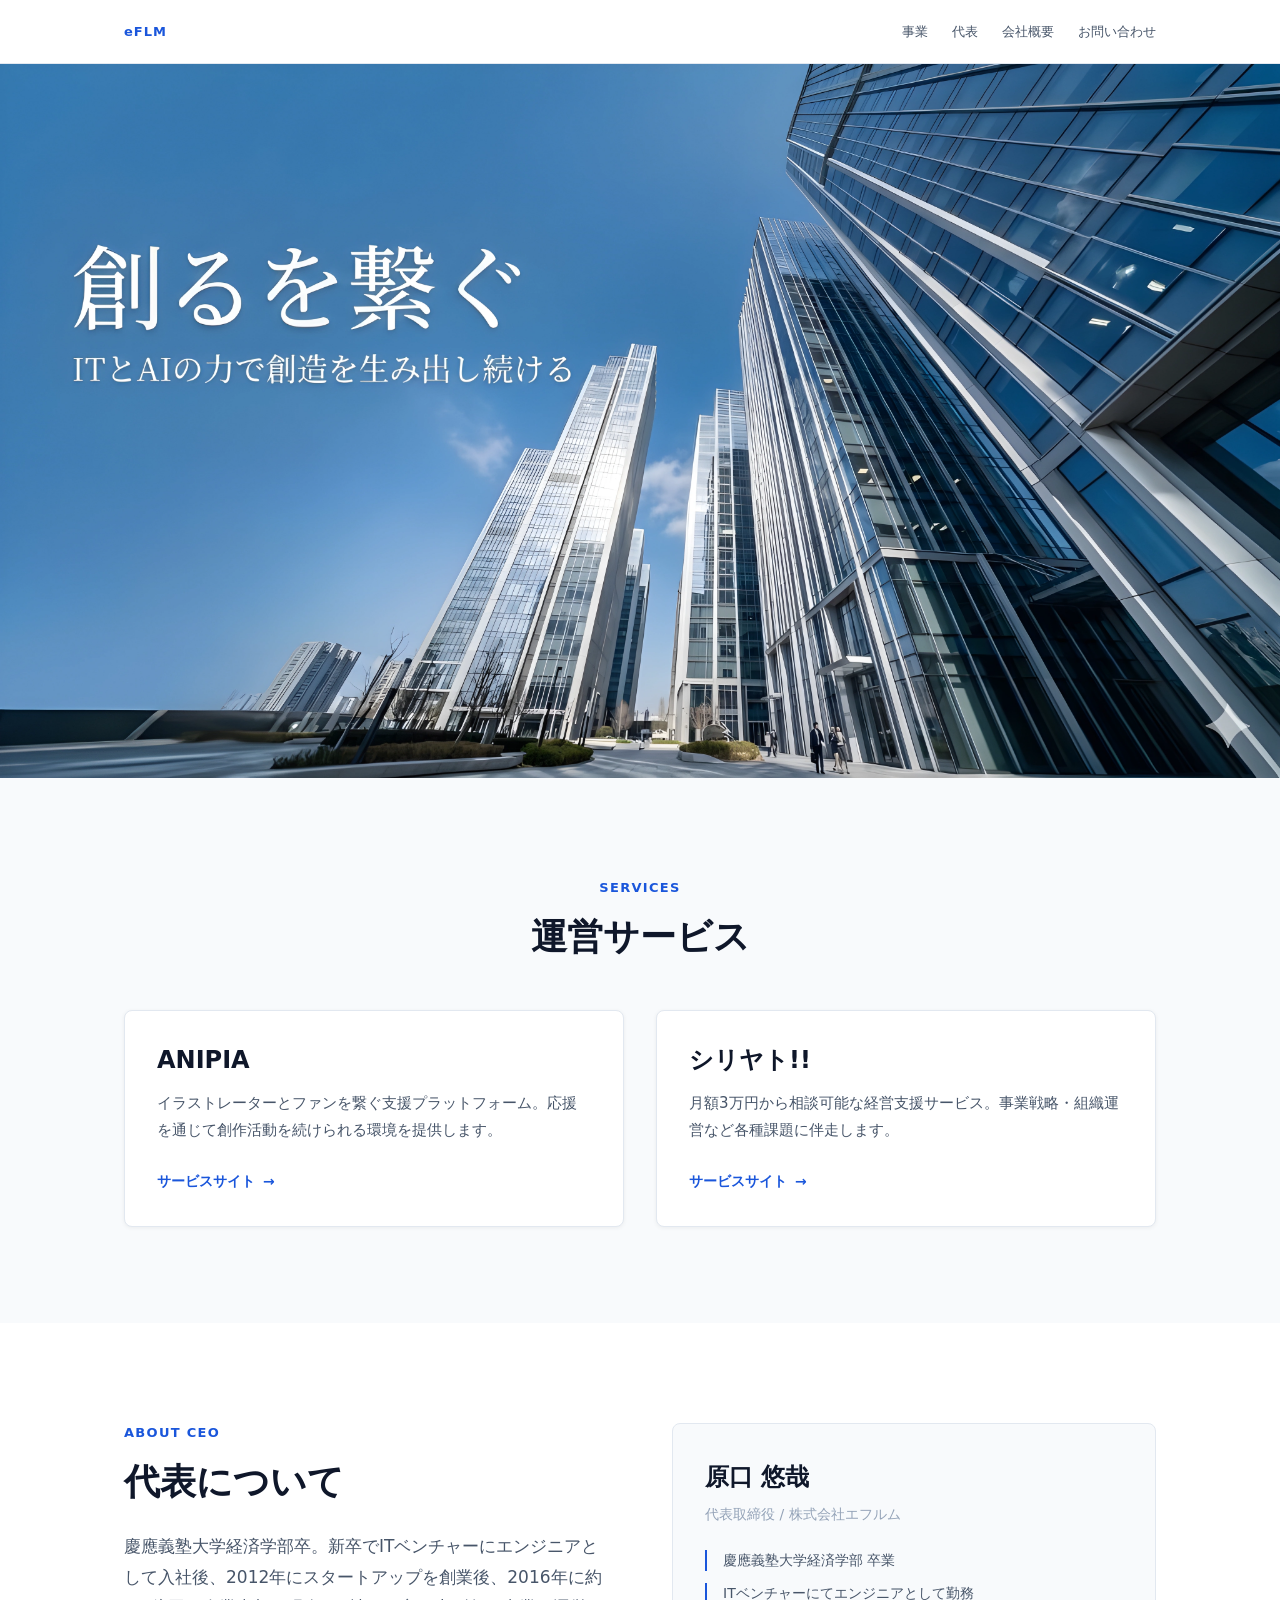
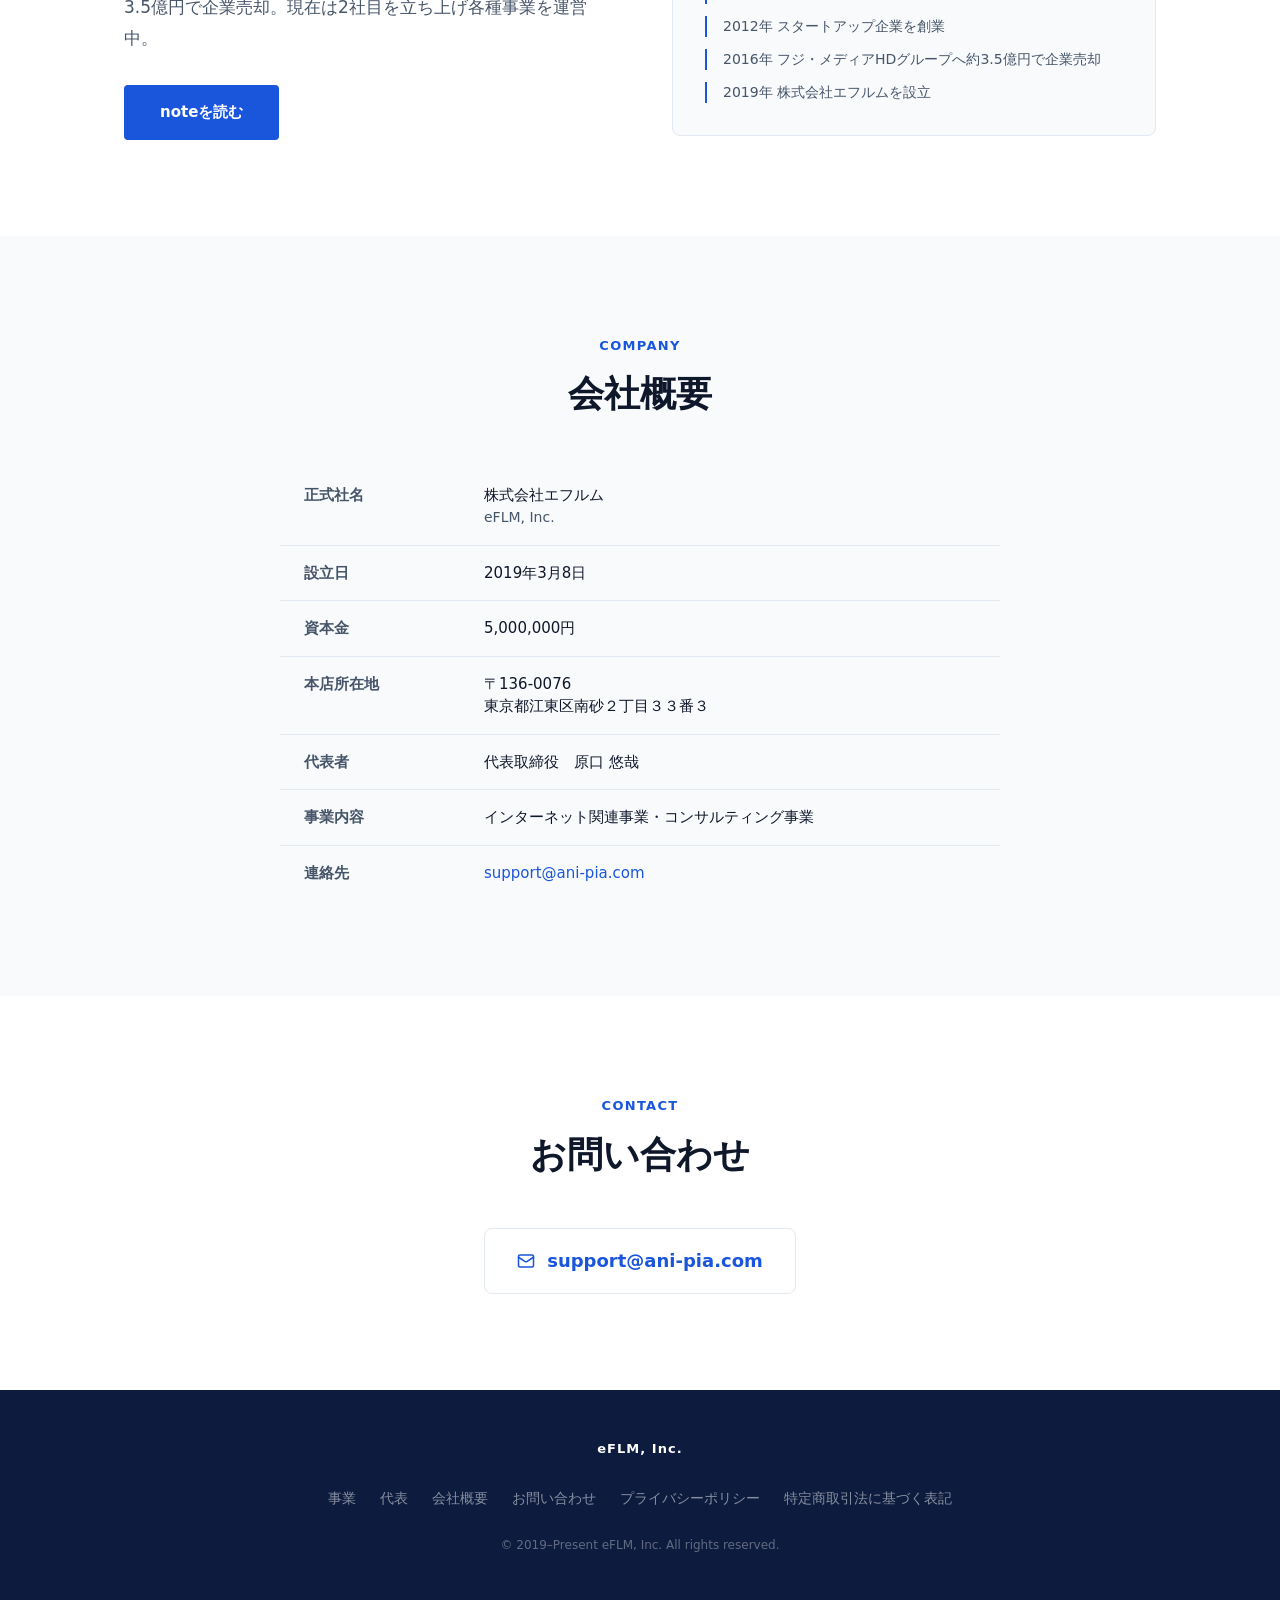
<file: index.html>
<!DOCTYPE html>
<html lang="ja">
<head>
  <meta charset="UTF-8">
  <meta name="viewport" content="width=device-width, initial-scale=1.0">
  <title>株式会社エフルム | eFLM, Inc.</title>
  <meta name="description" content="株式会社エフルムは、インターネット関連事業・コンサルティング事業を展開するITカンパニーです。クリエイター支援プラットフォーム「ANIPIA」と、連続起業家への事業相談サービス「シリヤト!!」を運営しています。">
  <meta property="og:title" content="株式会社エフルム | eFLM, Inc.">
  <meta property="og:description" content="インターネット関連事業・コンサルティング事業を展開するITカンパニー。">
  <meta property="og:type" content="website">
  <link rel="canonical" href="https://eflm.co.jp/">
  <meta property="og:url" content="https://eflm.co.jp/">
  <link rel="icon" href="assets/img/favicon.svg" type="image/svg+xml">
  <link rel="stylesheet" href="assets/css/site.css?v=3">
</head>
<body>

  <!-- ─── Header ─────────────────────────────────────────── -->
  <header class="site-header">
    <div class="container">
      <a href="/" class="site-logo">
        <span class="site-logo__en">eFLM</span>
      </a>
      <nav aria-label="メインナビゲーション">
        <ul class="site-nav">
          <li><a href="#services">事業</a></li>
          <li><a href="#about">代表</a></li>
          <li><a href="#company">会社概要</a></li>
          <li><a href="#contact">お問い合わせ</a></li>
        </ul>
      </nav>
    </div>
  </header>

  <main>

    <!-- ─── Hero ─────────────────────────────────────────── -->
    <section class="section-hero">
      <img src="assets/img/hero.webp?v=2" alt="株式会社エフルム" class="hero-image">
    </section>

    <!-- ─── Services ─────────────────────────────────────── -->
    <section id="services" aria-labelledby="services-title">
      <div class="container">
        <div class="section-header">
          <span class="section-label">Services</span>
          <h2 class="section-title" id="services-title">運営サービス</h2>
        </div>
        <div class="services-grid">

          <article class="service-card">
            <h3 class="service-card__title">ANIPIA</h3>
            <p class="service-card__desc">イラストレーターとファンを繋ぐ支援プラットフォーム。応援を通じて創作活動を続けられる環境を提供します。</p>
            <a href="https://ani-pia.com" target="_blank" rel="noopener noreferrer" class="service-card__link">サービスサイト</a>
          </article>

          <article class="service-card">
            <h3 class="service-card__title">シリヤト!!</h3>
            <p class="service-card__desc">月額3万円から相談可能な経営支援サービス。事業戦略・組織運営など各種課題に伴走します。</p>
            <a href="https://hire-serial.com" target="_blank" rel="noopener noreferrer" class="service-card__link">サービスサイト</a>
          </article>

        </div>
      </div>
    </section>

    <!-- ─── About / CEO ───────────────────────────────────── -->
    <section id="about" aria-labelledby="about-title">
      <div class="container">
        <div class="about-inner">
          <div class="about-content">
            <span class="section-label">About CEO</span>
            <h2 class="section-title" id="about-title">代表について</h2>
            <p class="about-text">慶應義塾大学経済学部卒。新卒でITベンチャーにエンジニアとして入社後、2012年にスタートアップを創業後、2016年に約3.5億円で企業売却。現在は2社目を立ち上げ各種事業を運営中。</p>
            <div class="about-links">
              <a href="https://note.com/yuya_haraguchi" target="_blank" rel="noopener noreferrer" class="btn btn-primary">noteを読む</a>
            </div>
          </div>
          <div class="about-profile">
            <p class="profile-name">原口 悠哉</p>
            <p class="profile-title">代表取締役 / 株式会社エフルム</p>
            <ul class="profile-career">
              <li>慶應義塾大学経済学部 卒業</li>
              <li>ITベンチャーにてエンジニアとして勤務</li>
              <li>2012年 スタートアップ企業を創業</li>
              <li>2016年 フジ・メディアHDグループへ約3.5億円で企業売却</li>
              <li>2019年 株式会社エフルムを設立</li>
            </ul>
          </div>
        </div>
      </div>
    </section>

    <!-- ─── Company ───────────────────────────────────────── -->
    <section id="company" aria-labelledby="company-title">
      <div class="container">
        <div class="section-header">
          <span class="section-label">Company</span>
          <h2 class="section-title" id="company-title">会社概要</h2>
        </div>
        <div class="reading">
          <table class="company-table">
            <tbody>
              <tr>
                <th scope="row">正式社名</th>
                <td>株式会社エフルム<br><span style="font-size:0.875rem;color:#475569;">eFLM, Inc.</span></td>
              </tr>
              <tr>
                <th scope="row">設立日</th>
                <td>2019年3月8日</td>
              </tr>
              <tr>
                <th scope="row">資本金</th>
                <td>5,000,000円</td>
              </tr>
              <tr>
                <th scope="row">本店所在地</th>
                <td>〒136-0076<br>東京都江東区南砂２丁目３３番３</td>
              </tr>
              <tr>
                <th scope="row">代表者</th>
                <td>代表取締役　原口 悠哉</td>
              </tr>
              <tr>
                <th scope="row">事業内容</th>
                <td>インターネット関連事業・コンサルティング事業</td>
              </tr>
              <tr>
                <th scope="row">連絡先</th>
                <td><a href="mailto:support@ani-pia.com">support@ani-pia.com</a></td>
              </tr>
            </tbody>
          </table>
        </div>
      </div>
    </section>

    <!-- ─── Contact ───────────────────────────────────────── -->
    <section id="contact" aria-labelledby="contact-title">
      <div class="container">
        <div class="contact-inner">
          <div class="section-header" style="margin-bottom:0;">
            <span class="section-label">Contact</span>
            <h2 class="section-title" id="contact-title">お問い合わせ</h2>
          </div>
          <a href="mailto:support@ani-pia.com" class="contact-mail">
            <svg width="18" height="18" viewBox="0 0 24 24" fill="none" stroke="currentColor" stroke-width="2" stroke-linecap="round" stroke-linejoin="round" aria-hidden="true">
              <rect x="2" y="4" width="20" height="16" rx="2"/>
              <path d="m22 7-8.97 5.7a1.94 1.94 0 0 1-2.06 0L2 7"/>
            </svg>
            support@ani-pia.com
          </a>
        </div>
      </div>
    </section>

  </main>

  <!-- ─── Footer ─────────────────────────────────────────── -->
  <footer class="site-footer">
    <div class="container">
      <p class="footer-logo">eFLM, Inc.</p>
      <nav aria-label="フッターナビゲーション">
        <ul class="footer-nav">
          <li><a href="#services">事業</a></li>
          <li><a href="#about">代表</a></li>
          <li><a href="#company">会社概要</a></li>
          <li><a href="#contact">お問い合わせ</a></li>
          <li><a href="privacy.html">プライバシーポリシー</a></li>
          <li><a href="tokushoho.html">特定商取引法に基づく表記</a></li>
        </ul>
      </nav>
      <p class="footer-copy">&copy; 2019–Present eFLM, Inc. All rights reserved.</p>
    </div>
  </footer>

</body>
</html>
</file>
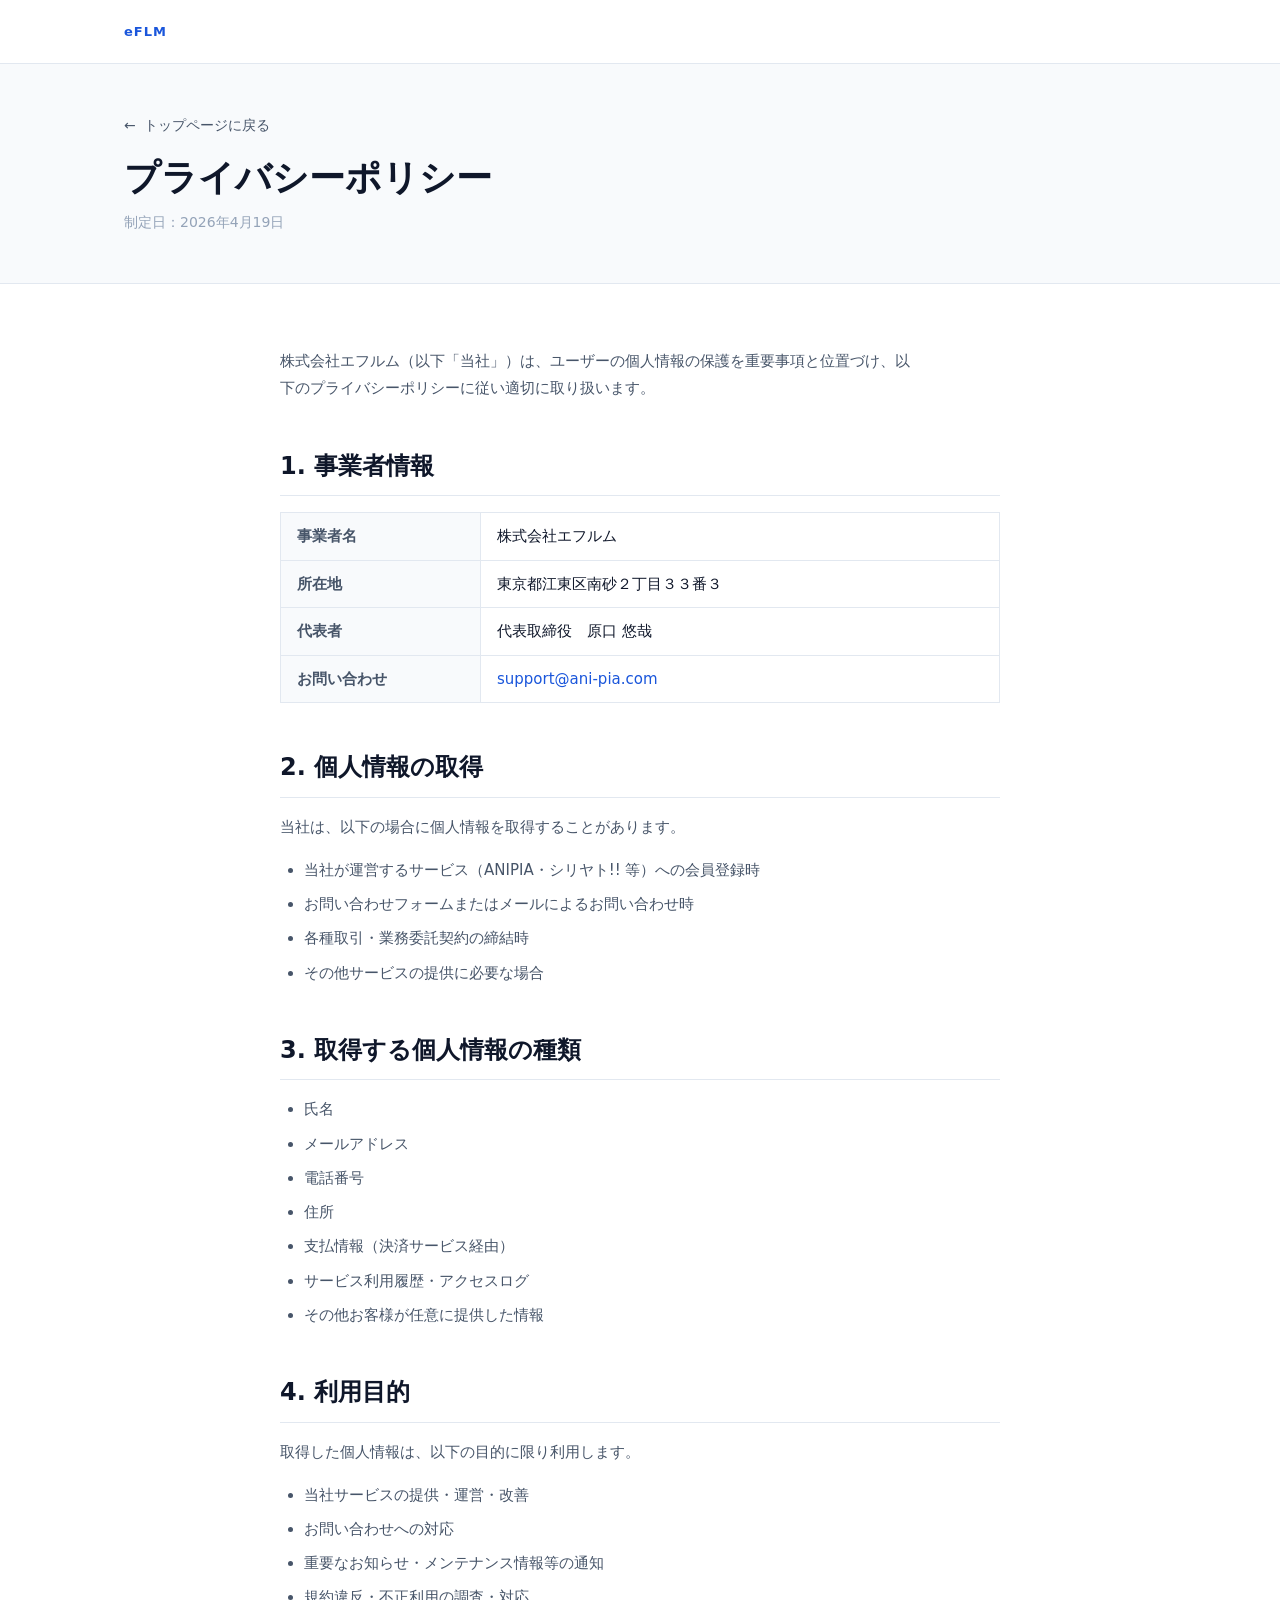
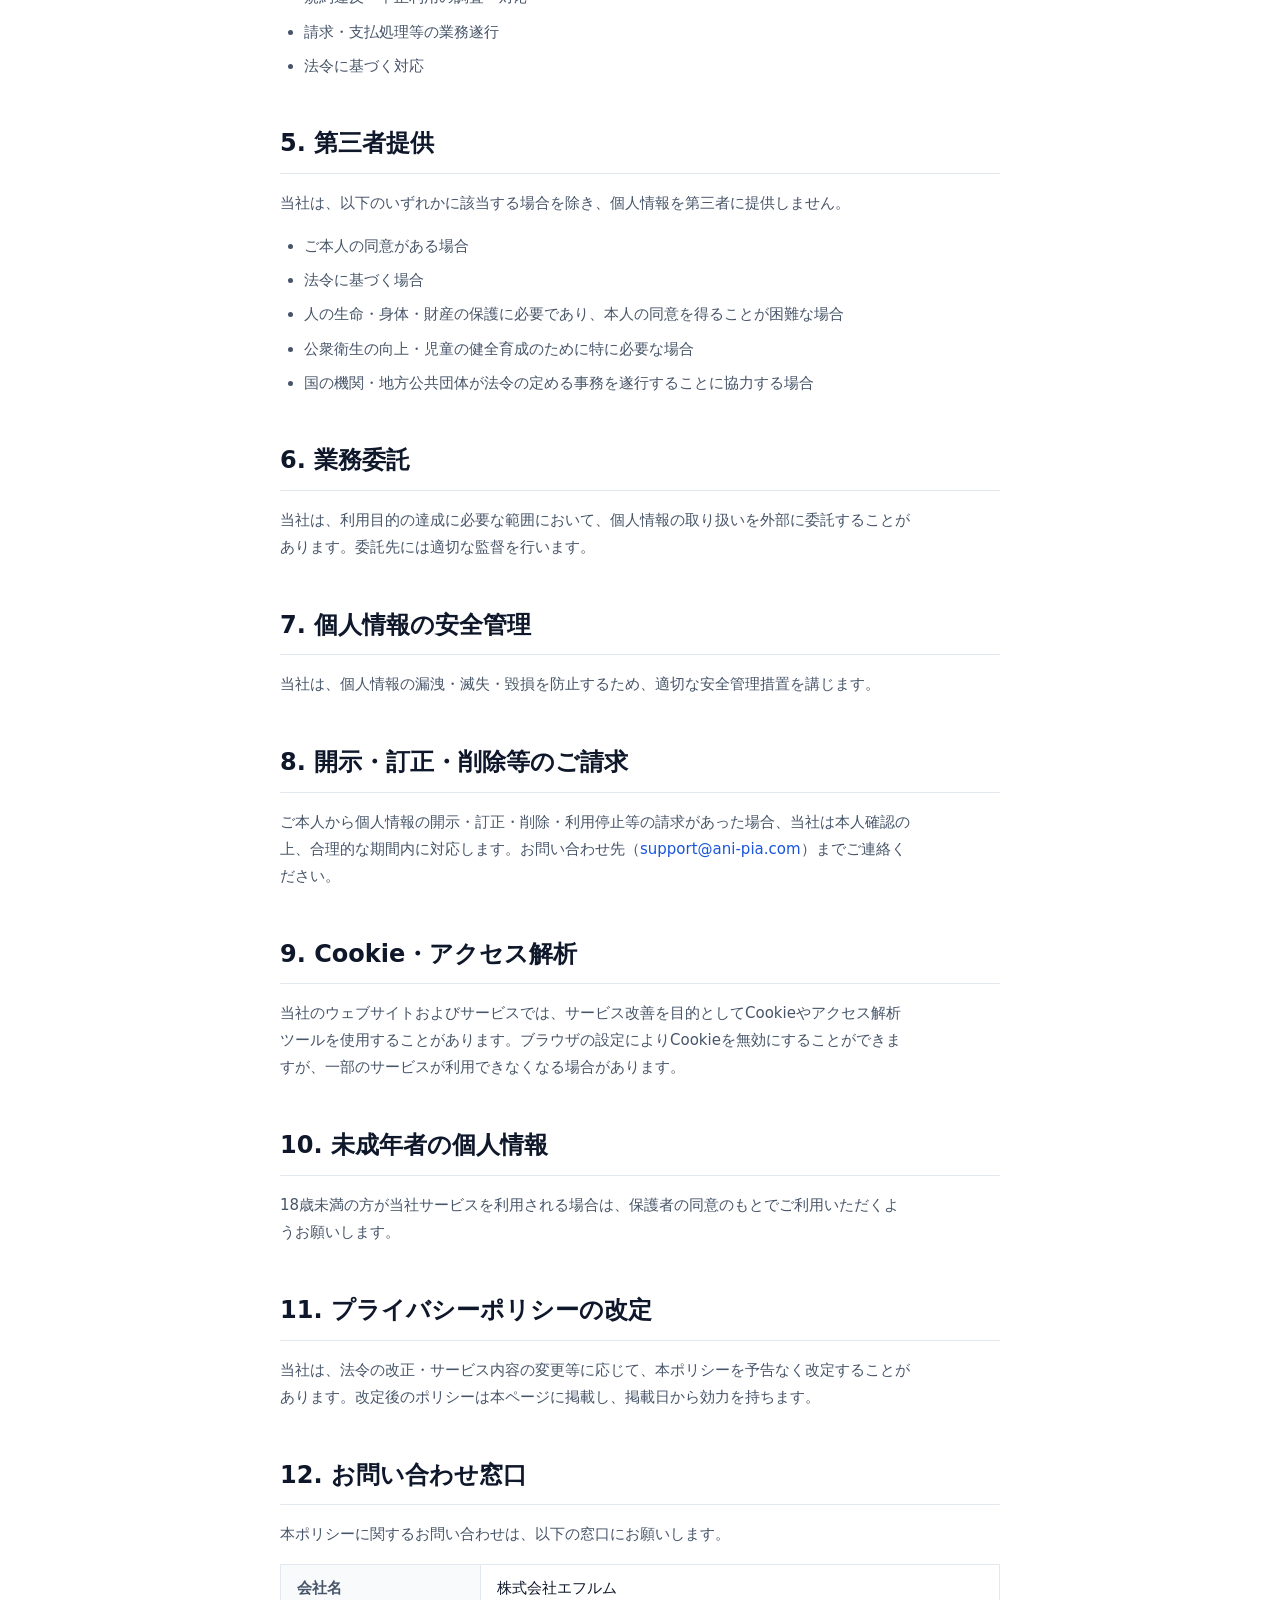
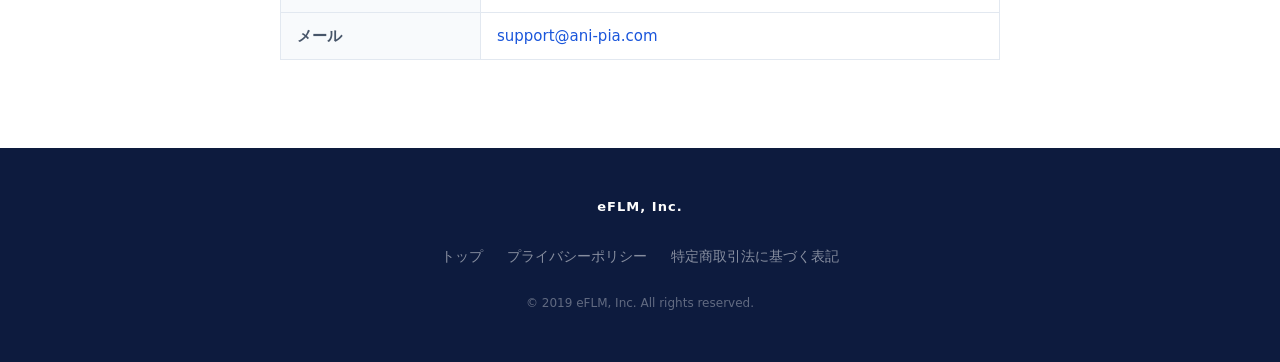
<file: privacy.html>
<!DOCTYPE html>
<html lang="ja">
<head>
  <meta charset="UTF-8">
  <meta name="viewport" content="width=device-width, initial-scale=1.0">
  <title>プライバシーポリシー | 株式会社エフルム / eFLM, Inc.</title>
  <meta name="description" content="株式会社エフルムのプライバシーポリシーです。">
  <link rel="canonical" href="https://eflm.co.jp/privacy.html">
  <meta property="og:url" content="https://eflm.co.jp/privacy.html">
  <link rel="icon" href="assets/img/favicon.svg" type="image/svg+xml">
  <link rel="stylesheet" href="assets/css/site.css?v=3">
</head>
<body>

  <header class="site-header">
    <div class="container">
      <a href="index.html" class="site-logo">
        <span class="site-logo__en">eFLM</span>
      </a>
    </div>
  </header>

  <main>
    <div class="page-header">
      <div class="container">
        <a href="index.html" class="page-header__back">トップページに戻る</a>
        <h1 class="page-header__title">プライバシーポリシー</h1>
        <p class="page-header__date">制定日：2026年4月19日</p>
      </div>
    </div>

    <div class="container">
      <article class="prose">

        <p>株式会社エフルム（以下「当社」）は、ユーザーの個人情報の保護を重要事項と位置づけ、以下のプライバシーポリシーに従い適切に取り扱います。</p>

        <h2>1. 事業者情報</h2>
        <table>
          <tbody>
            <tr><th>事業者名</th><td>株式会社エフルム</td></tr>
            <tr><th>所在地</th><td>東京都江東区南砂２丁目３３番３</td></tr>
            <tr><th>代表者</th><td>代表取締役　原口 悠哉</td></tr>
            <tr><th>お問い合わせ</th><td><a href="mailto:support@ani-pia.com">support@ani-pia.com</a></td></tr>
          </tbody>
        </table>

        <h2>2. 個人情報の取得</h2>
        <p>当社は、以下の場合に個人情報を取得することがあります。</p>
        <ul>
          <li>当社が運営するサービス（ANIPIA・シリヤト!! 等）への会員登録時</li>
          <li>お問い合わせフォームまたはメールによるお問い合わせ時</li>
          <li>各種取引・業務委託契約の締結時</li>
          <li>その他サービスの提供に必要な場合</li>
        </ul>

        <h2>3. 取得する個人情報の種類</h2>
        <ul>
          <li>氏名</li>
          <li>メールアドレス</li>
          <li>電話番号</li>
          <li>住所</li>
          <li>支払情報（決済サービス経由）</li>
          <li>サービス利用履歴・アクセスログ</li>
          <li>その他お客様が任意に提供した情報</li>
        </ul>

        <h2>4. 利用目的</h2>
        <p>取得した個人情報は、以下の目的に限り利用します。</p>
        <ul>
          <li>当社サービスの提供・運営・改善</li>
          <li>お問い合わせへの対応</li>
          <li>重要なお知らせ・メンテナンス情報等の通知</li>
          <li>規約違反・不正利用の調査・対応</li>
          <li>請求・支払処理等の業務遂行</li>
          <li>法令に基づく対応</li>
        </ul>

        <h2>5. 第三者提供</h2>
        <p>当社は、以下のいずれかに該当する場合を除き、個人情報を第三者に提供しません。</p>
        <ul>
          <li>ご本人の同意がある場合</li>
          <li>法令に基づく場合</li>
          <li>人の生命・身体・財産の保護に必要であり、本人の同意を得ることが困難な場合</li>
          <li>公衆衛生の向上・児童の健全育成のために特に必要な場合</li>
          <li>国の機関・地方公共団体が法令の定める事務を遂行することに協力する場合</li>
        </ul>

        <h2>6. 業務委託</h2>
        <p>当社は、利用目的の達成に必要な範囲において、個人情報の取り扱いを外部に委託することがあります。委託先には適切な監督を行います。</p>

        <h2>7. 個人情報の安全管理</h2>
        <p>当社は、個人情報の漏洩・滅失・毀損を防止するため、適切な安全管理措置を講じます。</p>

        <h2>8. 開示・訂正・削除等のご請求</h2>
        <p>ご本人から個人情報の開示・訂正・削除・利用停止等の請求があった場合、当社は本人確認の上、合理的な期間内に対応します。お問い合わせ先（<a href="mailto:support@ani-pia.com">support@ani-pia.com</a>）までご連絡ください。</p>

        <h2>9. Cookie・アクセス解析</h2>
        <p>当社のウェブサイトおよびサービスでは、サービス改善を目的としてCookieやアクセス解析ツールを使用することがあります。ブラウザの設定によりCookieを無効にすることができますが、一部のサービスが利用できなくなる場合があります。</p>

        <h2>10. 未成年者の個人情報</h2>
        <p>18歳未満の方が当社サービスを利用される場合は、保護者の同意のもとでご利用いただくようお願いします。</p>

        <h2>11. プライバシーポリシーの改定</h2>
        <p>当社は、法令の改正・サービス内容の変更等に応じて、本ポリシーを予告なく改定することがあります。改定後のポリシーは本ページに掲載し、掲載日から効力を持ちます。</p>

        <h2>12. お問い合わせ窓口</h2>
        <p>本ポリシーに関するお問い合わせは、以下の窓口にお願いします。</p>
        <table>
          <tbody>
            <tr><th>会社名</th><td>株式会社エフルム</td></tr>
            <tr><th>メール</th><td><a href="mailto:support@ani-pia.com">support@ani-pia.com</a></td></tr>
          </tbody>
        </table>

      </article>
    </div>
  </main>

  <footer class="site-footer">
    <div class="container">
      <p class="footer-logo">eFLM, Inc.</p>
      <nav aria-label="フッターナビゲーション">
        <ul class="footer-nav">
          <li><a href="index.html">トップ</a></li>
          <li><a href="privacy.html">プライバシーポリシー</a></li>
          <li><a href="tokushoho.html">特定商取引法に基づく表記</a></li>
        </ul>
      </nav>
      <p class="footer-copy">&copy; 2019 eFLM, Inc. All rights reserved.</p>
    </div>
  </footer>

</body>
</html>
</file>
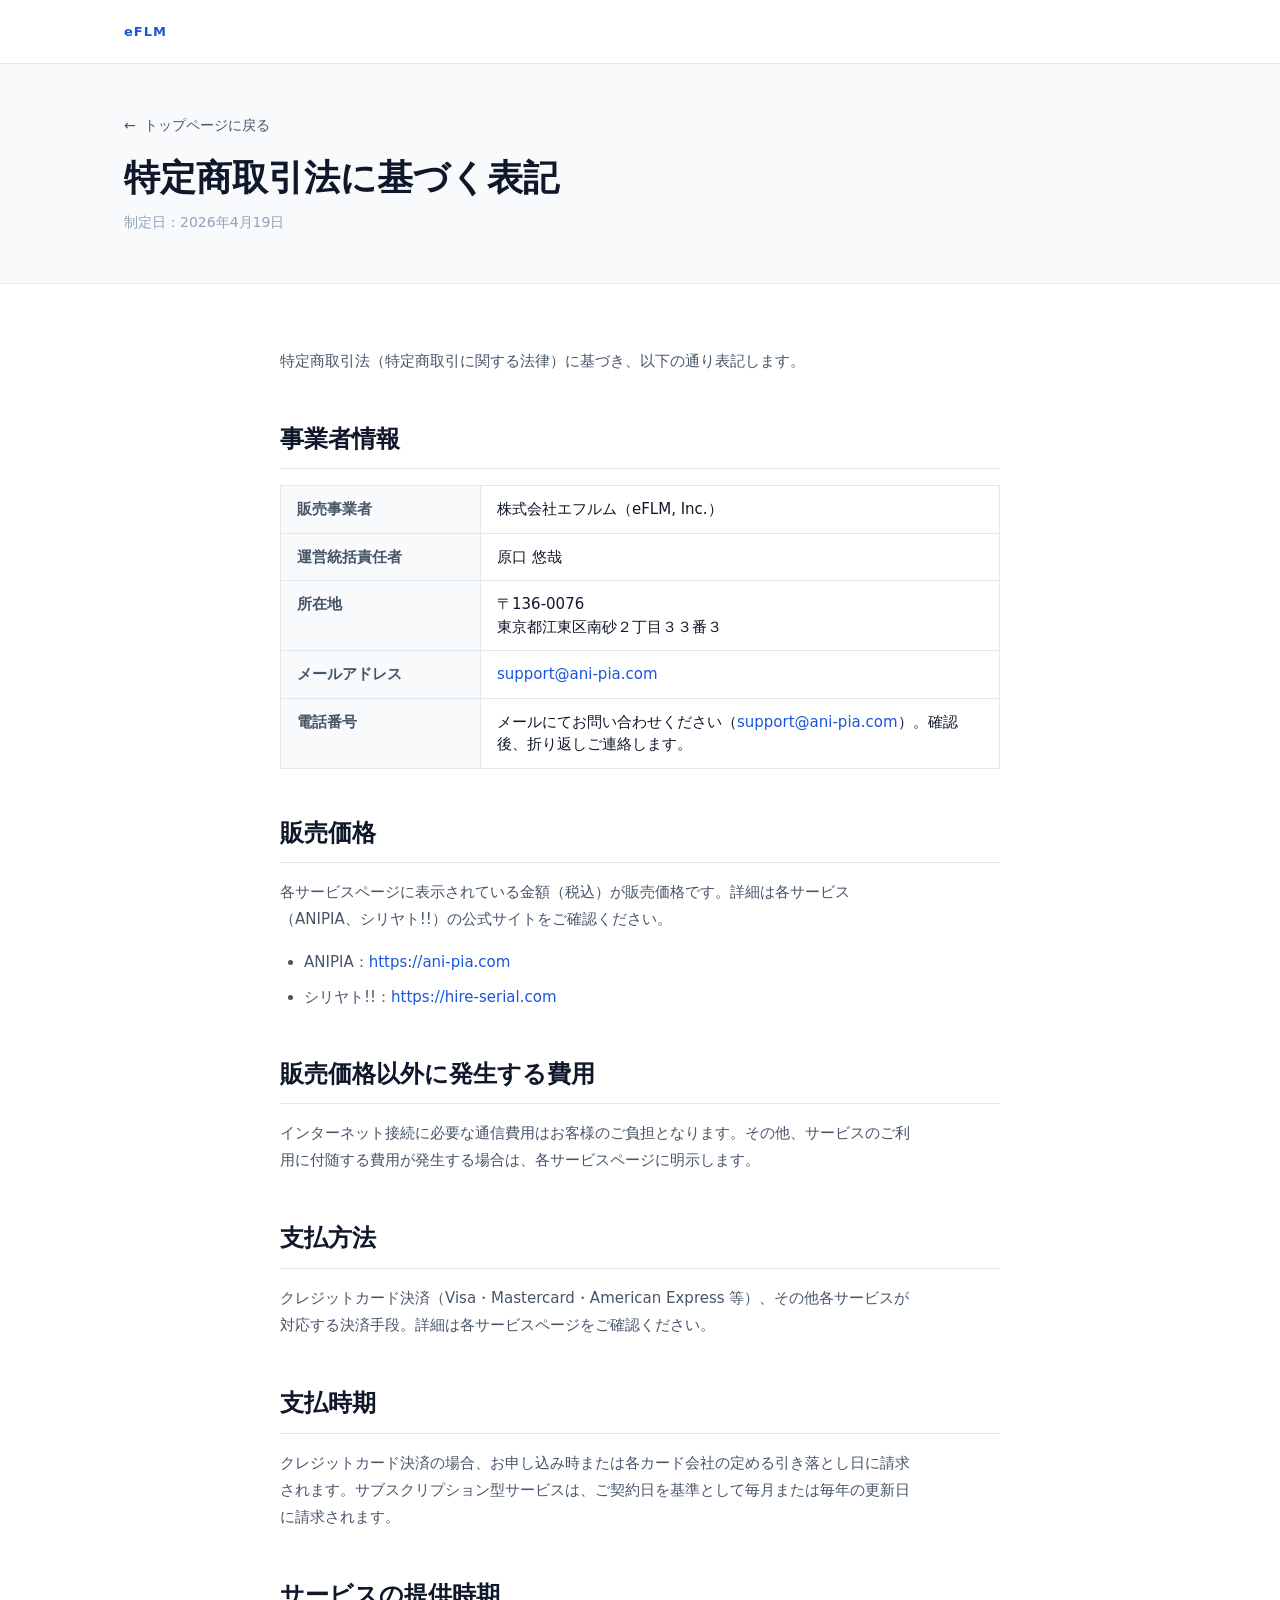
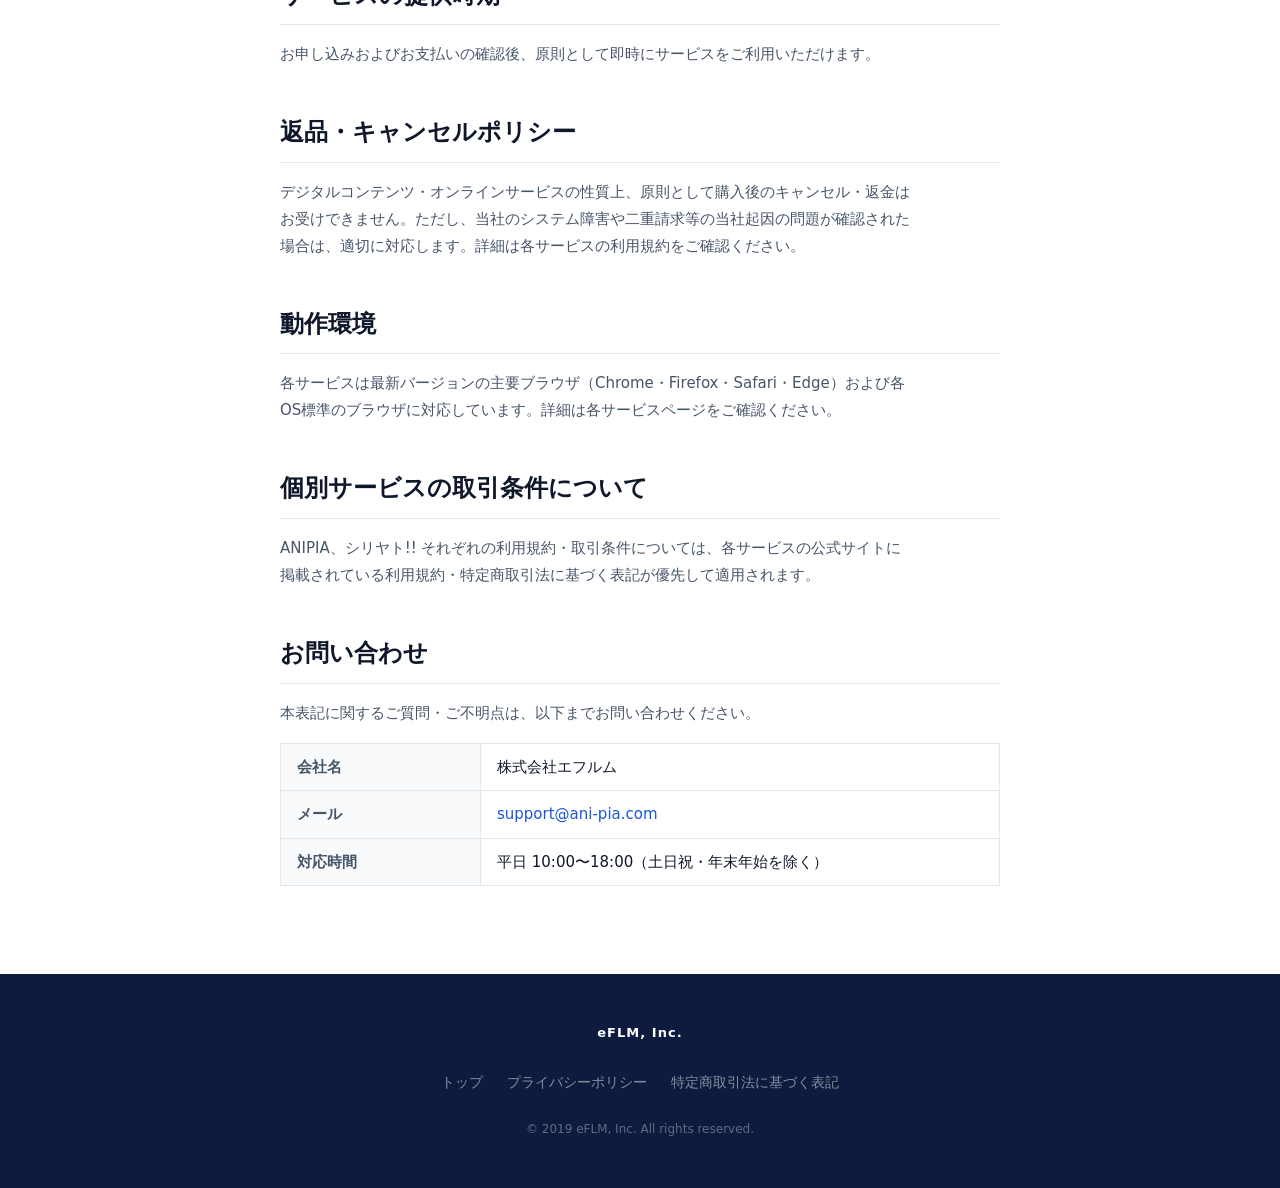
<file: tokushoho.html>
<!DOCTYPE html>
<html lang="ja">
<head>
  <meta charset="UTF-8">
  <meta name="viewport" content="width=device-width, initial-scale=1.0">
  <title>特定商取引法に基づく表記 | 株式会社エフルム / eFLM, Inc.</title>
  <meta name="description" content="株式会社エフルムの特定商取引法に基づく表記です。">
  <link rel="canonical" href="https://eflm.co.jp/tokushoho.html">
  <meta property="og:url" content="https://eflm.co.jp/tokushoho.html">
  <link rel="icon" href="assets/img/favicon.svg" type="image/svg+xml">
  <link rel="stylesheet" href="assets/css/site.css?v=3">
</head>
<body>

  <header class="site-header">
    <div class="container">
      <a href="index.html" class="site-logo">
        <span class="site-logo__en">eFLM</span>
      </a>
    </div>
  </header>

  <main>
    <div class="page-header">
      <div class="container">
        <a href="index.html" class="page-header__back">トップページに戻る</a>
        <h1 class="page-header__title">特定商取引法に基づく表記</h1>
        <p class="page-header__date">制定日：2026年4月19日</p>
      </div>
    </div>

    <div class="container">
      <article class="prose">

        <p>特定商取引法（特定商取引に関する法律）に基づき、以下の通り表記します。</p>

        <h2>事業者情報</h2>
        <table>
          <tbody>
            <tr>
              <th>販売事業者</th>
              <td>株式会社エフルム（eFLM, Inc.）</td>
            </tr>
            <tr>
              <th>運営統括責任者</th>
              <td>原口 悠哉</td>
            </tr>
            <tr>
              <th>所在地</th>
              <td>〒136-0076<br>東京都江東区南砂２丁目３３番３</td>
            </tr>
            <tr>
              <th>メールアドレス</th>
              <td><a href="mailto:support@ani-pia.com">support@ani-pia.com</a></td>
            </tr>
            <tr>
              <th>電話番号</th>
              <td>メールにてお問い合わせください（<a href="mailto:support@ani-pia.com">support@ani-pia.com</a>）。確認後、折り返しご連絡します。</td>
            </tr>
          </tbody>
        </table>

        <h2>販売価格</h2>
        <p>各サービスページに表示されている金額（税込）が販売価格です。詳細は各サービス（ANIPIA、シリヤト!!）の公式サイトをご確認ください。</p>
        <ul>
          <li>ANIPIA：<a href="https://ani-pia.com" target="_blank" rel="noopener noreferrer">https://ani-pia.com</a></li>
          <li>シリヤト!!：<a href="https://hire-serial.com" target="_blank" rel="noopener noreferrer">https://hire-serial.com</a></li>
        </ul>

        <h2>販売価格以外に発生する費用</h2>
        <p>インターネット接続に必要な通信費用はお客様のご負担となります。その他、サービスのご利用に付随する費用が発生する場合は、各サービスページに明示します。</p>

        <h2>支払方法</h2>
        <p>クレジットカード決済（Visa・Mastercard・American Express 等）、その他各サービスが対応する決済手段。詳細は各サービスページをご確認ください。</p>

        <h2>支払時期</h2>
        <p>クレジットカード決済の場合、お申し込み時または各カード会社の定める引き落とし日に請求されます。サブスクリプション型サービスは、ご契約日を基準として毎月または毎年の更新日に請求されます。</p>

        <h2>サービスの提供時期</h2>
        <p>お申し込みおよびお支払いの確認後、原則として即時にサービスをご利用いただけます。</p>

        <h2>返品・キャンセルポリシー</h2>
        <p>デジタルコンテンツ・オンラインサービスの性質上、原則として購入後のキャンセル・返金はお受けできません。ただし、当社のシステム障害や二重請求等の当社起因の問題が確認された場合は、適切に対応します。詳細は各サービスの利用規約をご確認ください。</p>

        <h2>動作環境</h2>
        <p>各サービスは最新バージョンの主要ブラウザ（Chrome・Firefox・Safari・Edge）および各OS標準のブラウザに対応しています。詳細は各サービスページをご確認ください。</p>

        <h2>個別サービスの取引条件について</h2>
        <p>ANIPIA、シリヤト!! それぞれの利用規約・取引条件については、各サービスの公式サイトに掲載されている利用規約・特定商取引法に基づく表記が優先して適用されます。</p>

        <h2>お問い合わせ</h2>
        <p>本表記に関するご質問・ご不明点は、以下までお問い合わせください。</p>
        <table>
          <tbody>
            <tr><th>会社名</th><td>株式会社エフルム</td></tr>
            <tr><th>メール</th><td><a href="mailto:support@ani-pia.com">support@ani-pia.com</a></td></tr>
            <tr><th>対応時間</th><td>平日 10:00〜18:00（土日祝・年末年始を除く）</td></tr>
          </tbody>
        </table>

      </article>
    </div>
  </main>

  <footer class="site-footer">
    <div class="container">
      <p class="footer-logo">eFLM, Inc.</p>
      <nav aria-label="フッターナビゲーション">
        <ul class="footer-nav">
          <li><a href="index.html">トップ</a></li>
          <li><a href="privacy.html">プライバシーポリシー</a></li>
          <li><a href="tokushoho.html">特定商取引法に基づく表記</a></li>
        </ul>
      </nav>
      <p class="footer-copy">&copy; 2019 eFLM, Inc. All rights reserved.</p>
    </div>
  </footer>

</body>
</html>
</file>
<file: assets/css/site.css>
/* Site styles — 株式会社エフルム */
/* jp-ui-contracts recipes */
@import "./recipes/ja-text.css";
@import "./recipes/headings.css";
@import "./recipes/mixed-script.css";
@import "./recipes/forms.css";
/* Design tokens */
@import "./tokens.css";

/* ─── Reset & Base ─────────────────────────────────────────── */
*, *::before, *::after {
  box-sizing: border-box;
  margin: 0;
  padding: 0;
}

html {
  font-size: 16px;
  scroll-behavior: smooth;
}

html:lang(ja) {
  line-break: strict;
  word-break: normal;
  overflow-wrap: anywhere;
}

body {
  font-family: var(--font-sans);
  font-size: var(--text-body-m);
  line-height: var(--lh-normal);
  color: var(--color-text);
  background: var(--color-bg);
  -webkit-font-smoothing: antialiased;
}

a {
  color: var(--color-primary);
  text-decoration: none;
  transition: color var(--transition);
}

a:hover {
  color: var(--color-primary-hover);
}

img {
  max-width: 100%;
  display: block;
}

/* ─── Layout Utilities ──────────────────────────────────────── */
.container {
  max-width: var(--container-max);
  margin-inline: auto;
  padding-inline: var(--sp-6);
}

.reading {
  max-width: var(--reading-max);
  margin-inline: auto;
}

section {
  padding-block: var(--sp-24);
}

section:nth-child(even) {
  background: var(--color-surface);
}

/* ─── Header ────────────────────────────────────────────────── */
.site-header {
  position: sticky;
  top: 0;
  z-index: 100;
  height: var(--header-height);
  background: rgba(255, 255, 255, 0.95);
  backdrop-filter: blur(8px);
  border-bottom: var(--border);
}

.site-header .container {
  height: 100%;
  display: flex;
  align-items: center;
  justify-content: space-between;
  gap: var(--sp-8);
}

.site-logo {
  display: flex;
  flex-direction: column;
  line-height: 1.2;
  text-decoration: none;
}

.site-logo__en {
  font-size: var(--text-label);
  font-weight: 700;
  letter-spacing: 0.08em;
  color: var(--color-primary);
}

.site-logo__ja {
  font-size: 0.6875rem;
  font-weight: 400;
  color: var(--color-text-sub);
  letter-spacing: 0.04em;
}

.site-nav {
  display: flex;
  align-items: center;
  gap: var(--sp-6);
  list-style: none;
}

.site-nav a {
  font-size: var(--text-label);
  font-weight: 500;
  color: var(--color-text-sub);
  transition: color var(--transition);
}

.site-nav a:hover {
  color: var(--color-primary);
}

/* ─── Hero ──────────────────────────────────────────────────── */
.section-hero {
  width: 100%;
  line-height: 0;
  padding-block: 0;
}

.hero-image {
  display: block;
  width: 100%;
  height: auto;
  max-width: 100%;
}

.hero-eyebrow {
  font-size: var(--text-label);
  font-weight: 500;
  letter-spacing: 0.1em;
  text-transform: uppercase;
  color: rgba(255, 255, 255, 0.6);
}

.hero-title {
  font-size: var(--text-display);
  font-weight: 700;
  line-height: var(--lh-tight);
  letter-spacing: -0.01em;
  color: #fff;
  max-width: 800px;
}

h1, h2, h3, h4 {
  font-family: var(--font-sans);
}

h2:lang(ja), h3:lang(ja) {
  word-break: auto-phrase;
}

.hero-sub {
  font-size: var(--text-body-l);
  line-height: var(--lh-loose);
  color: rgba(255, 255, 255, 0.75);
  max-width: 560px;
}

.btn {
  display: inline-block;
  padding: 14px 36px;
  border-radius: var(--radius-sm);
  font-size: var(--text-body-m);
  font-weight: 600;
  transition: background var(--transition), transform var(--transition);
  cursor: pointer;
  border: none;
}

.btn-primary {
  background: var(--color-primary);
  color: #fff;
}

.btn-primary:hover {
  background: var(--color-primary-hover);
  color: #fff;
  transform: translateY(-1px);
}

.btn-outline {
  background: transparent;
  color: #fff;
  border: 1.5px solid rgba(255, 255, 255, 0.5);
}

.btn-outline:hover {
  border-color: #fff;
  color: #fff;
}

/* ─── Section Headings ──────────────────────────────────────── */
.section-header {
  text-align: center;
  margin-bottom: var(--sp-12);
}

.section-label {
  display: inline-block;
  font-size: var(--text-label);
  font-weight: 600;
  letter-spacing: 0.1em;
  text-transform: uppercase;
  color: var(--color-primary);
  margin-bottom: var(--sp-3);
}

.section-title {
  font-size: var(--text-h1);
  font-weight: 700;
  line-height: var(--lh-tight);
  color: var(--color-text);
  margin-bottom: var(--sp-4);
}

.section-desc {
  font-size: var(--text-body-l);
  color: var(--color-text-sub);
  line-height: var(--lh-loose);
  max-width: 560px;
  margin-inline: auto;
}

/* ─── Services ──────────────────────────────────────────────── */
.services-grid {
  display: grid;
  grid-template-columns: repeat(2, 1fr);
  gap: var(--sp-8);
}

.service-card {
  background: var(--color-bg);
  border: var(--border);
  border-radius: var(--radius-md);
  padding: var(--sp-8);
  box-shadow: var(--shadow-card);
  transition: box-shadow var(--transition), transform var(--transition);
}

.service-card:hover {
  box-shadow: var(--shadow-md);
  transform: translateY(-2px);
}

.service-card__tag {
  display: inline-block;
  font-size: var(--text-caption);
  font-weight: 600;
  letter-spacing: 0.06em;
  text-transform: uppercase;
  color: var(--color-primary);
  background: var(--color-primary-light);
  padding: var(--sp-1) var(--sp-2);
  border-radius: var(--radius-sm);
  margin-bottom: var(--sp-4);
}

.service-card__title {
  font-size: var(--text-h2);
  font-weight: 700;
  color: var(--color-text);
  margin-bottom: var(--sp-3);
  line-height: var(--lh-snug);
}

.service-card__desc {
  font-size: var(--text-body-m);
  color: var(--color-text-sub);
  line-height: var(--lh-loose);
  margin-bottom: var(--sp-6);
}

.service-card__link {
  display: inline-flex;
  align-items: center;
  gap: var(--sp-2);
  font-size: var(--text-body-s);
  font-weight: 600;
  color: var(--color-primary);
}

.service-card__link::after {
  content: "→";
  transition: transform var(--transition);
}

.service-card__link:hover::after {
  transform: translateX(3px);
}

/* ─── About / CEO ───────────────────────────────────────────── */
.about-inner {
  display: grid;
  grid-template-columns: 1fr 1fr;
  gap: var(--sp-16);
  align-items: center;
}

.about-content {}

.about-content .section-label {
  text-align: left;
}

.about-content .section-title {
  text-align: left;
  font-size: var(--text-h1);
}

.about-text {
  font-size: var(--text-body-l);
  color: var(--color-text-sub);
  line-height: var(--lh-loose);
  margin-top: var(--sp-6);
}

.about-links {
  display: flex;
  flex-wrap: wrap;
  gap: var(--sp-4);
  margin-top: var(--sp-8);
}

.about-profile {
  background: var(--color-surface);
  border: var(--border);
  border-radius: var(--radius-md);
  padding: var(--sp-8);
}

.profile-name {
  font-size: var(--text-h2);
  font-weight: 700;
  color: var(--color-text);
  margin-bottom: var(--sp-1);
}

.profile-title {
  font-size: var(--text-body-s);
  color: var(--color-text-muted);
  margin-bottom: var(--sp-6);
}

.profile-career {
  list-style: none;
  display: flex;
  flex-direction: column;
  gap: var(--sp-3);
}

.profile-career li {
  font-size: var(--text-body-s);
  color: var(--color-text-sub);
  line-height: var(--lh-snug);
  padding-left: var(--sp-4);
  border-left: 2px solid var(--color-primary);
}

/* ─── Company ───────────────────────────────────────────────── */
.company-table {
  width: 100%;
  border-collapse: collapse;
  font-size: var(--text-body-m);
}

.company-table th,
.company-table td {
  padding: var(--sp-4) var(--sp-6);
  border-bottom: var(--border);
  text-align: left;
  line-height: var(--lh-snug);
  vertical-align: top;
}

.company-table th {
  width: 180px;
  font-weight: 600;
  color: var(--color-text-sub);
  white-space: nowrap;
}

.company-table td {
  color: var(--color-text);
}

.company-table tr:last-child th,
.company-table tr:last-child td {
  border-bottom: none;
}

/* ─── Contact ───────────────────────────────────────────────── */
.contact-inner {
  text-align: center;
  display: flex;
  flex-direction: column;
  align-items: center;
  gap: var(--sp-8);
}

.contact-mail {
  display: inline-flex;
  align-items: center;
  gap: var(--sp-3);
  font-size: var(--text-h3);
  font-weight: 600;
  color: var(--color-primary);
  border: var(--border);
  border-radius: var(--radius-md);
  padding: var(--sp-4) var(--sp-8);
  transition: background var(--transition), box-shadow var(--transition);
}

.contact-mail:hover {
  background: var(--color-primary-light);
  box-shadow: var(--shadow-card);
}

/* ─── Footer ────────────────────────────────────────────────── */
.site-footer {
  background: var(--color-hero-from);
  color: rgba(255, 255, 255, 0.6);
  padding-block: var(--sp-12);
}

.site-footer .container {
  display: flex;
  flex-direction: column;
  align-items: center;
  gap: var(--sp-6);
  text-align: center;
}

.footer-logo {
  font-size: var(--text-label);
  font-weight: 700;
  letter-spacing: 0.08em;
  color: #fff;
}

.footer-nav {
  display: flex;
  gap: var(--sp-6);
  list-style: none;
  flex-wrap: wrap;
  justify-content: center;
}

.footer-nav a {
  font-size: var(--text-body-s);
  color: rgba(255, 255, 255, 0.5);
  transition: color var(--transition);
}

.footer-nav a:hover {
  color: #fff;
}

.footer-copy {
  font-size: var(--text-caption);
  color: rgba(255, 255, 255, 0.35);
}

/* ─── Subpage layout (privacy, tokushoho) ───────────────────── */
.page-header {
  background: var(--color-surface);
  border-bottom: var(--border);
  padding-block: var(--sp-12);
}

.page-header__back {
  display: inline-flex;
  align-items: center;
  gap: var(--sp-2);
  font-size: var(--text-body-s);
  color: var(--color-text-sub);
  margin-bottom: var(--sp-4);
}

.page-header__back::before {
  content: "←";
}

.page-header__title {
  font-size: var(--text-h1);
  font-weight: 700;
  color: var(--color-text);
}

.page-header__date {
  font-size: var(--text-body-s);
  color: var(--color-text-muted);
  margin-top: var(--sp-2);
}

.prose {
  max-width: var(--reading-max);
  margin-inline: auto;
  padding-block: var(--sp-16);
}

.prose h2 {
  font-size: var(--text-h2);
  font-weight: 700;
  color: var(--color-text);
  margin-top: var(--sp-12);
  margin-bottom: var(--sp-4);
  padding-bottom: var(--sp-3);
  border-bottom: var(--border);
}

.prose h3 {
  font-size: var(--text-h3);
  font-weight: 600;
  color: var(--color-text);
  margin-top: var(--sp-8);
  margin-bottom: var(--sp-3);
}

.prose p {
  font-size: var(--text-body-m);
  line-height: var(--lh-loose);
  color: var(--color-text-sub);
  margin-bottom: var(--sp-4);
}

.prose ul, .prose ol {
  margin-left: var(--sp-6);
  margin-bottom: var(--sp-4);
}

.prose li {
  font-size: var(--text-body-m);
  line-height: var(--lh-normal);
  color: var(--color-text-sub);
  margin-bottom: var(--sp-2);
}

.prose table {
  width: 100%;
  border-collapse: collapse;
  margin-bottom: var(--sp-6);
  font-size: var(--text-body-m);
}

.prose table th,
.prose table td {
  padding: var(--sp-3) var(--sp-4);
  border: var(--border);
  text-align: left;
  line-height: var(--lh-snug);
  vertical-align: top;
}

.prose table th {
  background: var(--color-surface);
  font-weight: 600;
  color: var(--color-text-sub);
  width: 200px;
}

/* ─── Responsive ────────────────────────────────────────────── */
@media (max-width: 768px) {
  :root {
    --text-display: 2rem;
    --text-h1: 1.625rem;
    --text-h2: 1.25rem;
  }

  .site-nav {
    display: none;
  }

  .services-grid {
    grid-template-columns: 1fr;
  }

  .about-inner {
    grid-template-columns: 1fr;
    gap: var(--sp-8);
  }

  .company-table th {
    width: 120px;
  }

  .company-table th,
  .company-table td {
    padding: var(--sp-3) var(--sp-4);
    font-size: var(--text-body-s);
  }

  .prose table th {
    width: 120px;
  }

  section {
    padding-block: var(--sp-16);
  }
}

/* ─── Accessibility ─────────────────────────────────────────── */
@media (prefers-reduced-motion: reduce) {
  *, *::before, *::after {
    animation-duration: 0.01ms !important;
    transition-duration: 0.01ms !important;
  }
}

:focus-visible {
  outline: 2px solid var(--color-primary);
  outline-offset: 3px;
  border-radius: 2px;
}
</file>
